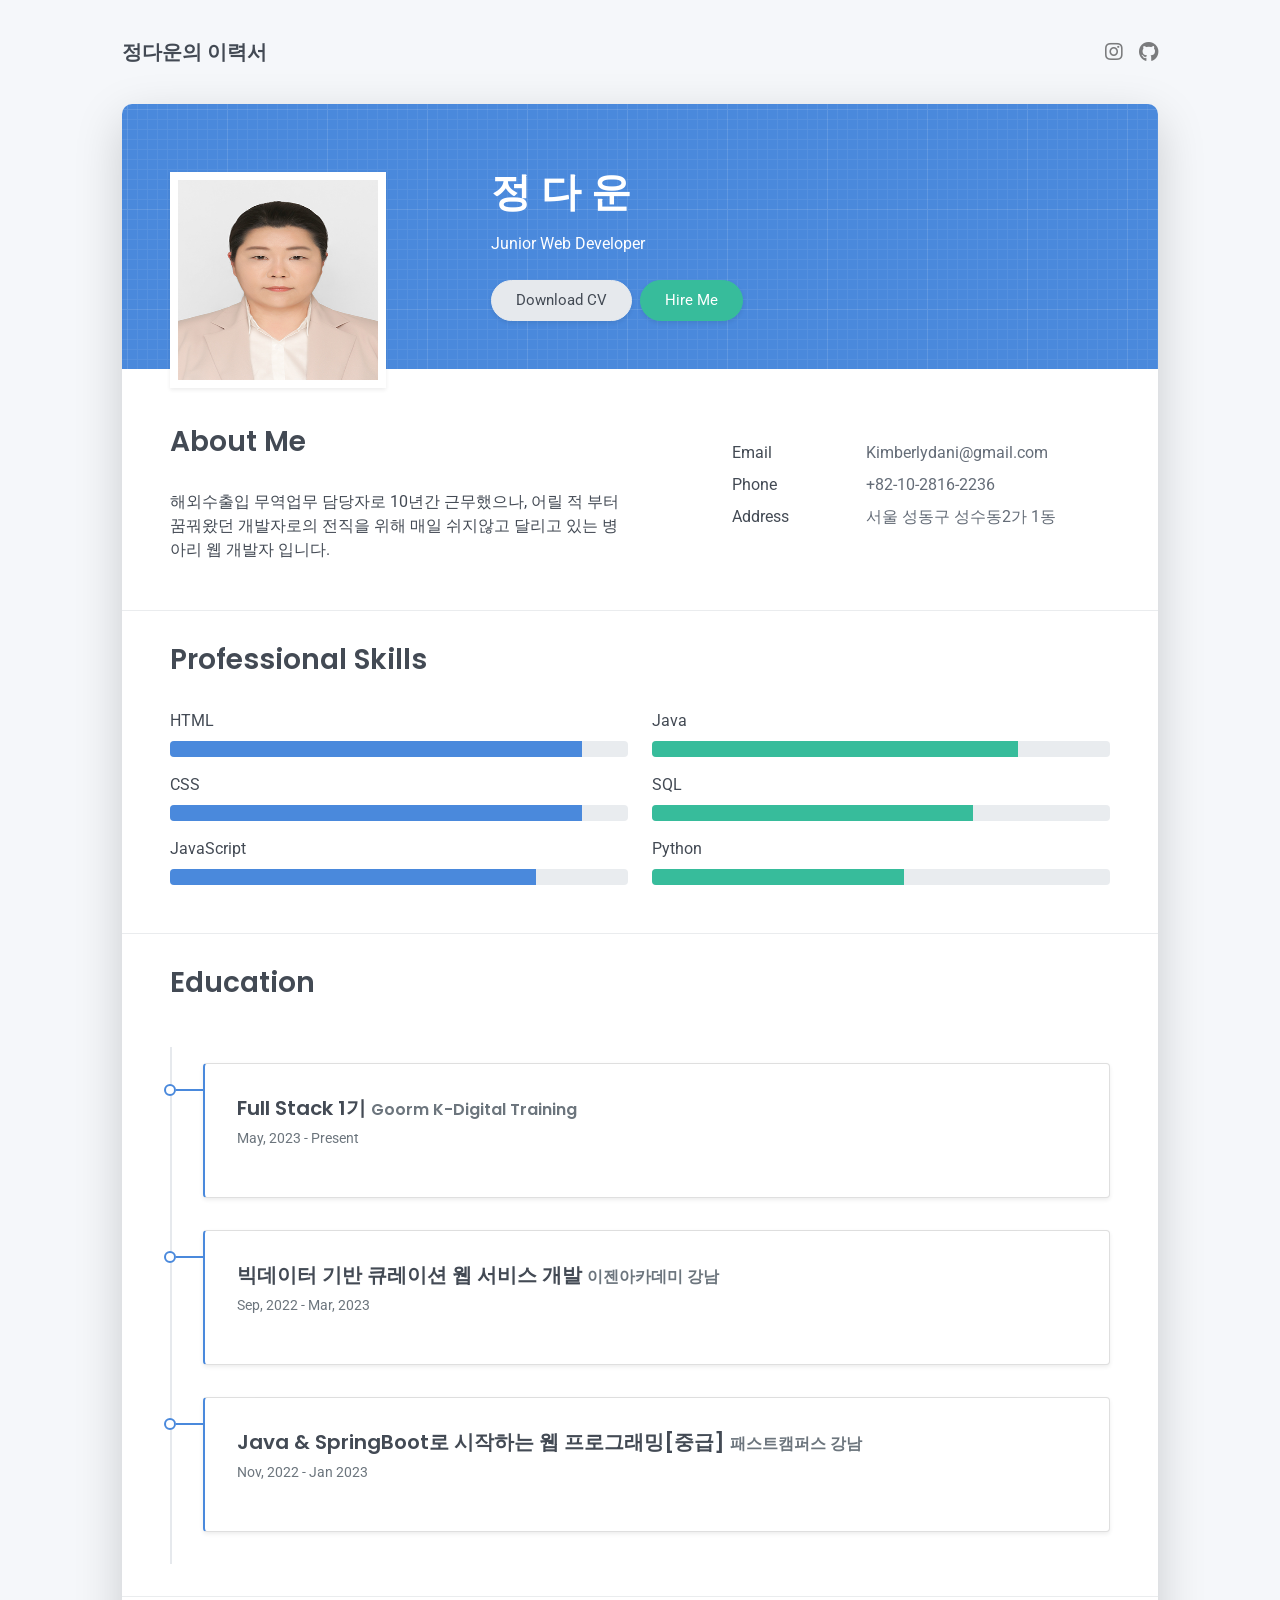
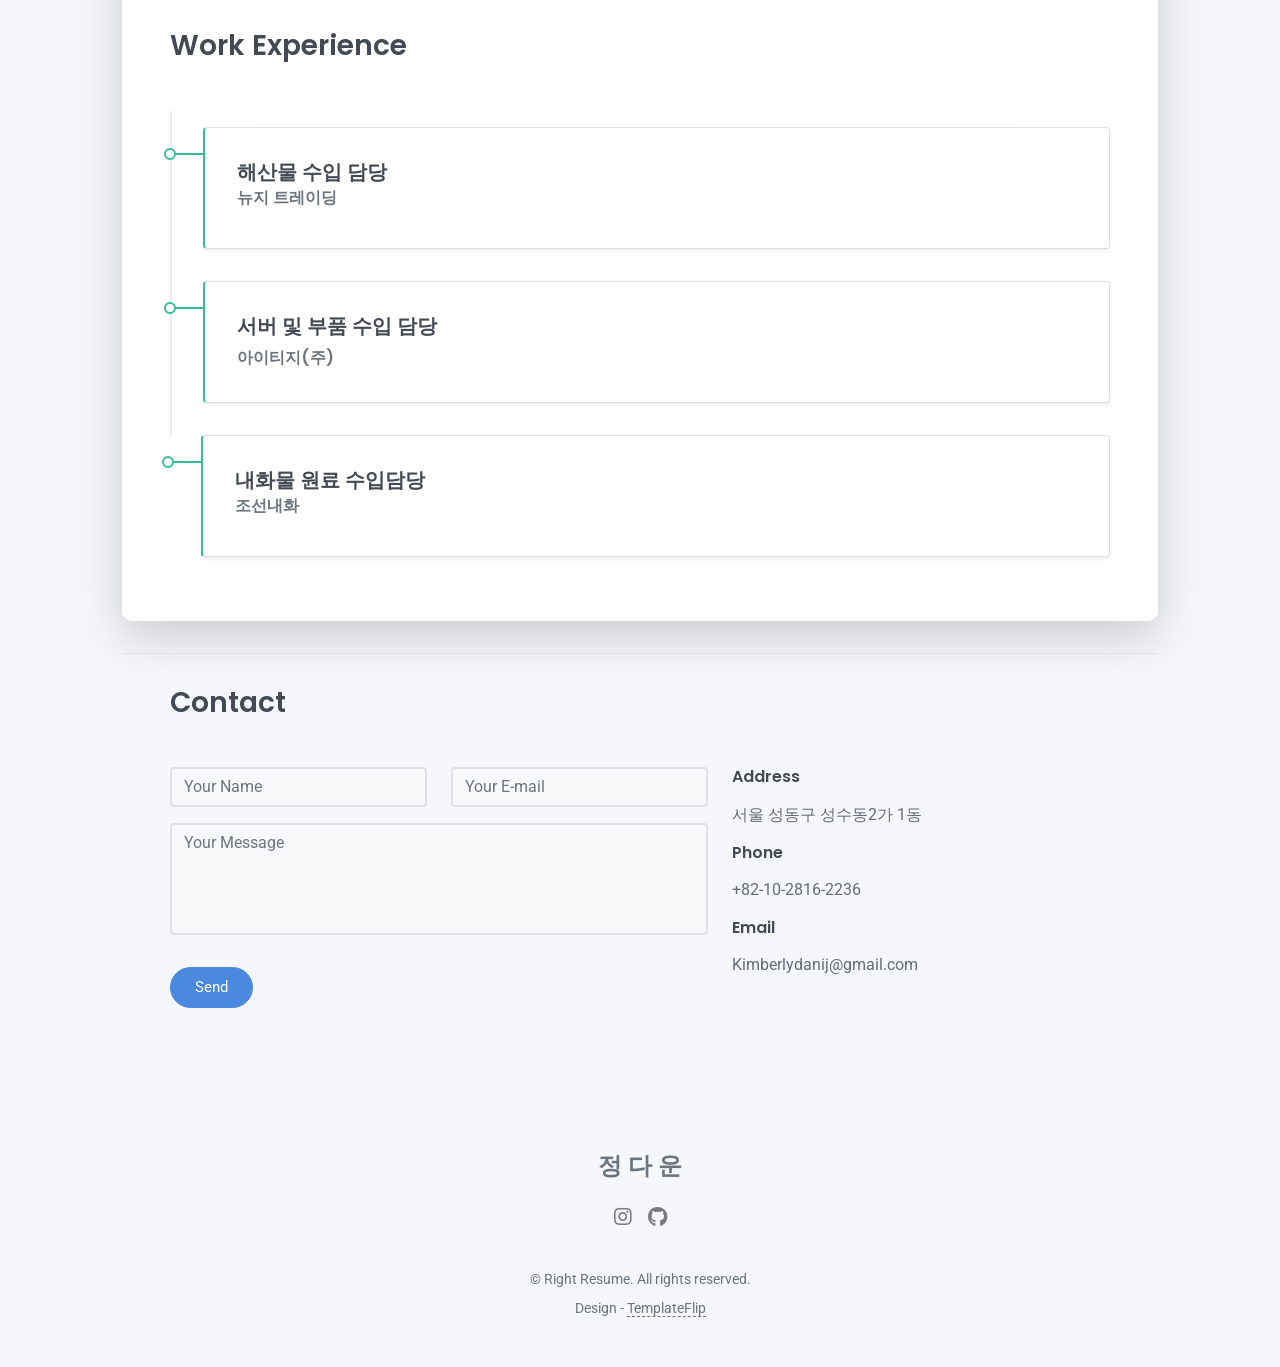
<file: index.html>
<!DOCTYPE html>
<html lang="kr">
  <head>
    <meta charset="UTF-8">
    <meta http-equiv="X-UA-Compatible" content="IE=edge">
    <meta name="viewport" content="width=device-width, initial-scale=1">
    <title>Right Resume</title>
    <link rel="preconnect" href="https://fonts.gstatic.com" crossorigin="crossorigin"/>
    <link rel="preload" as="style" href="https://fonts.googleapis.com/css2?family=Poppins:wght@600&amp;family=Roboto:wght@300;400;500;700&amp;display=swap"/>
    <link rel="stylesheet" href="https://fonts.googleapis.com/css2?family=Poppins:wght@600&amp;family=Roboto:wght@300;400;500;700&amp;display=swap" media="print" onload="this.media='all'"/>
    <noscript>
      <link rel="stylesheet" href="https://fonts.googleapis.com/css2?family=Poppins:wght@600&amp;family=Roboto:wght@300;400;500;700&amp;display=swap"/>
    </noscript>
    <link href="css/font-awesome/css/all.min.css?ver=1.2.0" rel="stylesheet">
    <link href="css/bootstrap.min.css?ver=1.2.0" rel="stylesheet">
    <link href="css/aos.css?ver=1.2.0" rel="stylesheet">
    <link href="css/main.css?ver=1.2.0" rel="stylesheet">
    <noscript>
      <style type="text/css">
        [data-aos] {
            opacity: 1 !important;
            transform: translate(0) scale(1) !important;
        }
      </style>
    </noscript>
  </head>
  <body id="top">
    <header class="d-print-none">
      <div class="container text-center text-lg-left">
        <div class="py-3 clearfix">
          <h1 class="site-title mb-0">정다운의 이력서</h1>
          <div class="site-nav">
            <nav role="navigation">
              <ul class="nav justify-content-center">
                <li class="nav-item"><a class="nav-link" href="https://www.instagram.com/kimberly.dani.j/" title="Instagram"><i class="fab fa-instagram"></i><span class="menu-title sr-only">Instagram</span></a>
                </li>
                <li class="nav-item"><a class="nav-link" href="https://github.com/kimberlyydanij" title="Github"><i class="fab fa-github"></i><span class="menu-title sr-only">Github</span></a>
                </li>
              </ul>
            </nav>
          </div>
        </div>
      </div>
    </header>
    <div class="page-content">
      <div class="container">
<div class="cover shadow-lg bg-white">
  <div class="cover-bg p-3 p-lg-4 text-white">
    <div class="row">
      <div class="col-lg-4 col-md-5">
        <div class="avatar hover-effect bg-white shadow-sm p-1"><img src="images/headshot.jpg" width="200" height="200"/></div>
      </div>
      <div class="col-lg-8 col-md-7 text-center text-md-start">
        <h2 class="h1 mt-2" data-aos="fade-left" data-aos-delay="0">정 다 운</h2>
        <p data-aos="fade-left" data-aos-delay="100">Junior Web Developer</p>
        <div class="d-print-none" data-aos="fade-left" data-aos-delay="200"><a class="btn btn-light text-dark shadow-sm mt-1 me-1" href="resume.pdf" target="_blank">Download CV</a><a class="btn btn-success shadow-sm mt-1" href="#contact">Hire Me</a></div>
      </div>
    </div>
  </div>
  <div class="about-section pt-4 px-3 px-lg-4 mt-1">
    <div class="row">
      <div class="col-md-6">
        <h2 class="h3 mb-3">About Me</h2>
        <p>해외수출입 무역업무 담당자로 10년간  근무했으나,  어릴 적 부터 꿈꿔왔던 개발자로의 전직을 위해 매일 쉬지않고 달리고 있는 병아리 웹 개발자 입니다. </p>
      </div>
      <div class="col-md-5 offset-md-1">
        <div class="row mt-2">
          <!-- <div class="col-sm-4">
            <div class="pb-1">Age</div>
          </div>
          <div class="col-sm-8">
            <div class="pb-1 text-secondary">28</div>
          </div> -->
          <div class="col-sm-4">
            <div class="pb-1">Email</div>
          </div>
          <div class="col-sm-8">
            <div class="pb-1 text-secondary">Kimberlydani@gmail.com</div>
          </div>
          <div class="col-sm-4">
            <div class="pb-1">Phone</div>
          </div>
          <div class="col-sm-8">
            <div class="pb-1 text-secondary">+82-10-2816-2236</div>
          </div>
          <div class="col-sm-4">
            <div class="pb-1">Address</div>
          </div>
          <div class="col-sm-8">
            <div class="pb-1 text-secondary">서울 성동구 성수동2가 1동</div>
          </div>
        </div>
      </div>
    </div>
  </div>
  <hr class="d-print-none"/>
  <div class="skills-section px-3 px-lg-4">
    <h2 class="h3 mb-3">Professional Skills</h2>
    <div class="row">
      <div class="col-md-6">
        <div class="mb-2"><span>HTML</span>
          <div class="progress my-1">
            <div class="progress-bar bg-primary" role="progressbar" data-aos="zoom-in-right" data-aos-delay="100" data-aos-anchor=".skills-section" style="width: 90%" aria-valuenow="90" aria-valuemin="0" aria-valuemax="100"></div>
          </div>
        </div>
        <div class="mb-2"><span>CSS</span>
          <div class="progress my-1">
            <div class="progress-bar bg-primary" role="progressbar" data-aos="zoom-in-right" data-aos-delay="200" data-aos-anchor=".skills-section" style="width: 90%" aria-valuenow="90" aria-valuemin="0" aria-valuemax="100"></div>
          </div>
        </div>
        <div class="mb-2"><span>JavaScript</span>
          <div class="progress my-1">
            <div class="progress-bar bg-primary" role="progressbar" data-aos="zoom-in-right" data-aos-delay="300" data-aos-anchor=".skills-section" style="width: 80%" aria-valuenow="80" aria-valuemin="0" aria-valuemax="100"></div>
          </div>
        </div>
      </div>
      <div class="col-md-6">
        <div class="mb-2"><span>Java</span>
          <div class="progress my-1">
            <div class="progress-bar bg-success" role="progressbar" data-aos="zoom-in-right" data-aos-delay="400" data-aos-anchor=".skills-section" style="width: 80%" aria-valuenow="90" aria-valuemin="0" aria-valuemax="100"></div>
          </div>
        </div>
        <div class="mb-2"><span>SQL</span>
          <div class="progress my-1">
            <div class="progress-bar bg-success" role="progressbar" data-aos="zoom-in-right" data-aos-delay="500" data-aos-anchor=".skills-section" style="width: 70%" aria-valuenow="70" aria-valuemin="0" aria-valuemax="100"></div>
          </div>
        </div>
        <div class="mb-2"><span>Python</span>
          <div class="progress my-1">
            <div class="progress-bar bg-success" role="progressbar" data-aos="zoom-in-right" data-aos-delay="600" data-aos-anchor=".skills-section" style="width: 55%" aria-valuenow="55" aria-valuemin="0" aria-valuemax="100"></div>
          </div>
        </div>
      </div>
    </div>
  </div>
  <hr class="d-print-none"/>
  <div class="work-experience-section px-3 px-lg-4">
    <h2 class="h3 mb-4">Education</h2>
    <div class="timeline">
      <div class="timeline-card timeline-card-primary card shadow-sm">
        <div class="card-body">
          <div class="h5 mb-1">Full Stack 1기 <span class="text-muted h6">Goorm K-Digital Training</span></div>
          <div class="text-muted text-small mb-2">May, 2023 - Present</div>
          <!-- <div>Leverage agile frameworks to provide a robust synopsis for high level overviews. Iterative approaches to corporate strategy foster collaborative thinking to further the overall value proposition.</div> -->
        </div>
      </div>
      <div class="timeline-card timeline-card-primary card shadow-sm">
        <div class="card-body">
          <div class="h5 mb-1">빅데이터 기반 큐레이션 웹 서비스 개발 <span class="text-muted h6">이젠아카데미 강남</span></div>
          <div class="text-muted text-small mb-2">Sep, 2022 - Mar, 2023</div>
          <!-- <div>Override the digital divide with additional clickthroughs from DevOps. Nanotechnology immersion along the information highway will close the loop on focusing solely on the bottom line.</div> -->
        </div>
      </div>
      <div class="timeline-card timeline-card-primary card shadow-sm">
        <div class="card-body">
          <div class="h5 mb-1">Java & SpringBoot로 시작하는 웹 프로그래밍[중급] <span class="text-muted h6">패스트캠퍼스 강남</span></div>
          <div class="text-muted text-small mb-2">Nov, 2022 - Jan 2023</div>
          <!-- <div>User generated content in real-time will have multiple touchpoints for offshoring. Organically grow the holistic world view of disruptive innovation via workplace diversity and empowerment.</div> -->
        </div>
      </div>
    </div>
  </div>
  <hr class="d-print-none"/>
  <div class="page-break"></div>
  <div class="education-section px-3 px-lg-4 pb-4">
    <h2 class="h3 mb-4">Work Experience</h2>
    <div class="timeline">
      <div class="timeline-card timeline-card-success card shadow-sm">
        <div class="card-body">
          <div class="h5 mb-1">해산물 수입 담당<BR> <span class="text-muted h6">뉴지 트레이딩</span></div>
          <!-- <div class="text-muted text-small mb-2">2011 - 2013</div>
          <div>Leverage agile frameworks to provide a robust synopsis for high level overviews. Iterative approaches to corporate strategy foster collaborative thinking to further the overall value proposition.</div> -->
        </div>
      </div>
      <div class="timeline-card timeline-card-success card shadow-sm">
        <div class="card-body">
          <div class="h5 mb-1">서버 및 부품 수입 담당<BR></div><span class="text-muted h6">아이티지(주)</span></div>
          <!-- <div class="text-muted text-small mb-2">2007 - 2011</div>
          <div>Override the digital divide with additional clickthroughs from DevOps. Nanotechnology immersion along the information highway will close the loop on focusing solely on the bottom line.</div> -->
        </div>
      </div>
      <div class="timeline-card timeline-card-success card shadow-sm">
        <div class="card-body">
          <div class="h5 mb-1">내화물 원료 수입담당<BR><span class="text-muted h6">조선내화</span></div>
          <!-- <div class="text-muted text-small mb-2">1995 - 2007</div>
          <div>User generated content in real-time will have multiple touchpoints for offshoring. Organically grow the holistic world view of disruptive innovation via workplace diversity and empowerment.</div> -->
        </div>
      </div>
    </div>
  </div>
  <hr class="d-print-none"/>
  <div class="contant-section px-3 px-lg-4 pb-4" id="contact">
    <h2 class="h3 text mb-3">Contact</h2>
    <div class="row">
      <div class="col-md-7 d-print-none">
        <div class="my-2"><form action="https://formspree.io/kimberlydanij@gmail.com"
    method="POST">
  <div class="row">
    <div class="col-6">
      <input class="form-control" type="text" id="name" name="name" placeholder="Your Name" required>
    </div>
    <div class="col-6">
      <input class="form-control" type="email" id="email" name="_replyto" placeholder="Your E-mail" required>
    </div>
  </div>
  <div class="form-group my-2">
    <textarea class="form-control" style="resize: none;" id="message" name="message" rows="4"  placeholder="Your Message" required></textarea>
  </div>
  <button class="btn btn-primary mt-2" type="submit">Send</button>
</form>
        </div>
      </div>
      <div class="col">
        <div class="mt-2">
          <h3 class="h6">Address</h3>
          <div class="pb-2 text-secondary">서울 성동구 성수동2가 1동</div>
          <h3 class="h6">Phone</h3>
          <div class="pb-2 text-secondary">+82-10-2816-2236</div>
          <h3 class="h6">Email</h3>
          <div class="pb-2 text-secondary">Kimberlydanij@gmail.com</div>
        </div>
      </div>
      <div class="col d-none d-print-block">
        <div class="mt-2">
          <div>
            <!-- <div class="mb-2">
              <div class="text-dark"><i class="fab fa-twitter mr-1"></i><span>https://twitter.com/templateflip</span>
              </div>
            </div>
            <div class="mb-2">
              <div class="text-dark"><i class="fab fa-facebook mr-1"></i><span>https://www.facebook.com/templateflip</span>
              </div>
            </div> -->
            <div class="mb-2">
              <div class="text-dark"><i class="fab fa-instagram mr-1"></i><span>https://www.instagram.com/templateflip</span>
              </div>
            </div>
            <div class="mb-2">
              <div class="text-dark"><i class="fab fa-github mr-1"></i><span>https://github.com/templateflip</span>
              </div>
            </div>
          </div>
        </div>
      </div>
    </div>
  </div>
</div></div>
    </div>
    <footer class="pt-4 pb-4 text-muted text-center d-print-none">
      <div class="container">
        <div class="my-3">
          <div class="h4">정 다 운</div>
          <div class="footer-nav">
            <nav role="navigation">
              <ul class="nav justify-content-center">
                <!-- <li class="nav-item"><a class="nav-link" href="https://twitter.com/templateflip" title="Twitter"><i class="fab fa-twitter"></i><span class="menu-title sr-only">Twitter</span></a>
                </li>
                <li class="nav-item"><a class="nav-link" href="https://www.facebook.com/templateflip" title="Facebook"><i class="fab fa-facebook"></i><span class="menu-title sr-only">Facebook</span></a>
                </li> -->
                <li class="nav-item"><a class="nav-link" href="https://www.instagram.com/kimberly.dani.j/" title="Instagram"><i class="fab fa-instagram"></i><span class="menu-title sr-only">Instagram</span></a>
                </li>
                <li class="nav-item"><a class="nav-link" href="https://github.com/kimberlyydanij" title="Github"><i class="fab fa-github"></i><span class="menu-title sr-only">Github</span></a>
                </li>
              </ul>
            </nav>
          </div>
        </div>
        <div class="text-small">
          <div class="mb-1">&copy; Right Resume. All rights reserved.</div>
          <div>Design - <a href="https://templateflip.com/" target="_blank">TemplateFlip</a></div>
        </div>
      </div>
    </footer>
    <script src="scripts/bootstrap.bundle.min.js?ver=1.2.0"></script>
    <script src="scripts/aos.js?ver=1.2.0"></script>
    <script src="scripts/main.js?ver=1.2.0"></script>
  </body>
</html>
</file>
<file: css/main.css>
/* Buttons */
/* Inputs */
/* Timeline custom component */
.timeline {
  border-left: 2px solid #E6E9ED;
  padding: 1rem 0; }

.timeline-card {
  position: relative;
  margin-left: 31px;
  border-left: 2px solid;
  margin-bottom: 2rem; }

.timeline-card:last-child {
  margin-bottom: 1rem; }

.timeline-card:before {
  content: '';
  display: inline-block;
  position: absolute;
  background-color: #fff;
  border-radius: 10px;
  width: 12px;
  height: 12px;
  top: 20px;
  left: -41px;
  border: 2px solid;
  z-index: 2; }

.timeline-card:after {
  content: '';
  display: inline-block;
  position: absolute;
  background-color: currentColor;
  width: 29px;
  height: 2px;
  top: 25px;
  left: -29px;
  z-index: 1; }

.timeline-card-primary {
  border-left-color: #4A89DC; }

.timeline-card-primary:before {
  border-color: #4A89DC; }

.timeline-card-primary:after {
  background-color: #4A89DC; }

.timeline-card-success {
  border-left-color: #37BC9B; }

.timeline-card-success:before {
  border-color: #37BC9B; }

.timeline-card-success:after {
  background-color: #37BC9B; }

html {
  scroll-behavior: smooth; }

.site-title {
  font-size: 1.25rem;
  line-height: 2.5rem; }

.nav-link {
  padding: 0;
  font-size: 1.25rem;
  line-height: 2.5rem;
  color: rgba(0, 0, 0, 0.5); }

.nav-link:hover,
.nav-link:focus,
.active .nav-link {
  color: rgba(0, 0, 0, 0.8); }

.nav-item + .nav-item {
  margin-left: 1rem; }

.cover {
  border-radius: 10px; }

.cover-bg {
  background-color: #4A89DC;
  background-image: url("data:image/svg+xml,%3Csvg xmlns='http://www.w3.org/2000/svg' width='100' height='100' viewBox='0 0 100 100'%3E%3Cg fill-rule='evenodd'%3E%3Cg fill='%23ffffff' fill-opacity='0.12'%3E%3Cpath opacity='.5' d='M96 [base64] 0v-9h-9v9h9zm-10 0v-9h-9v9h9zm-10 0v-9h-9v9h9zm-10 0v-9h-9v9h9zm-10 0v-9h-9v9h9zm-10 0v-9h-9v9h9zm-10 0v-9h-9v9h9zm-10 0v-9h-9v9h9zm-9-10h9v-9h-9v9zm10 0h9v-9h-9v9zm10 0h9v-9h-9v9zm10 0h9v-9h-9v9zm10 0h9v-9h-9v9zm10 0h9v-9h-9v9zm10 0h9v-9h-9v9zm10 0h9v-9h-9v9zm9-10v-9h-9v9h9zm-10 0v-9h-9v9h9zm-10 0v-9h-9v9h9zm-10 0v-9h-9v9h9zm-10 0v-9h-9v9h9zm-10 0v-9h-9v9h9zm-10 0v-9h-9v9h9zm-10 0v-9h-9v9h9zm-9-10h9v-9h-9v9zm10 0h9v-9h-9v9zm10 0h9v-9h-9v9zm10 0h9v-9h-9v9zm10 0h9v-9h-9v9zm10 0h9v-9h-9v9zm10 0h9v-9h-9v9zm10 0h9v-9h-9v9zm9-10v-9h-9v9h9zm-10 0v-9h-9v9h9zm-10 0v-9h-9v9h9zm-10 0v-9h-9v9h9zm-10 0v-9h-9v9h9zm-10 0v-9h-9v9h9zm-10 0v-9h-9v9h9zm-10 0v-9h-9v9h9zm-9-10h9v-9h-9v9zm10 0h9v-9h-9v9zm10 0h9v-9h-9v9zm10 0h9v-9h-9v9zm10 0h9v-9h-9v9zm10 0h9v-9h-9v9zm10 0h9v-9h-9v9zm10 0h9v-9h-9v9zm9-10v-9h-9v9h9zm-10 0v-9h-9v9h9zm-10 0v-9h-9v9h9zm-10 0v-9h-9v9h9zm-10 0v-9h-9v9h9zm-10 0v-9h-9v9h9zm-10 0v-9h-9v9h9zm-10 0v-9h-9v9h9zm-9-10h9v-9h-9v9zm10 0h9v-9h-9v9zm10 0h9v-9h-9v9zm10 0h9v-9h-9v9zm10 0h9v-9h-9v9zm10 0h9v-9h-9v9zm10 0h9v-9h-9v9zm10 0h9v-9h-9v9z'/%3E%3Cpath d='M6 5V0H5v5H0v1h5v94h1V6h94V5H6z'/%3E%3C/g%3E%3C/g%3E%3C/svg%3E");
  border-radius: 10px 10px 0 0; }

.avatar {
  max-width: 216px;
  max-height: 216px;
  margin-top: 20px;
  text-align: center;
  margin-left: auto;
  margin-right: auto; }
/* 
.avatar img {
  filter: grayscale(100%); } */

footer a:not(.nav-link) {
  color: inherit;
  border-bottom: 1px dashed;
  text-decoration: none;
  cursor: pointer; }

@media (min-width: 48em) {
  .site-title {
    float: left; }
  .site-nav {
    float: right; }
  .avatar {
    margin-bottom: -80px;
    margin-left: 0; } }

@media print {
  body {
    background-color: #fff; }
  .container {
    width: auto;
    max-width: 100%;
    padding: 0; }
  .cover, .cover-bg {
    border-radius: 0; }
  .cover.shadow-lg {
    box-shadow: none !important; }
  .cover-bg {
    padding: 5rem !important;
    padding-bottom: 10px !important; }
  .avatar {
    margin-top: -10px; }
  .about-section {
    padding: 6.5rem 5rem 2rem !important; }
  .skills-section,
  .work-experience-section,
  .education-section,
  .contant-section {
    padding: 1.5rem 5rem 2rem !important; }
  .page-break {
    padding-top: 5rem;
    page-break-before: always; } }
</file>
